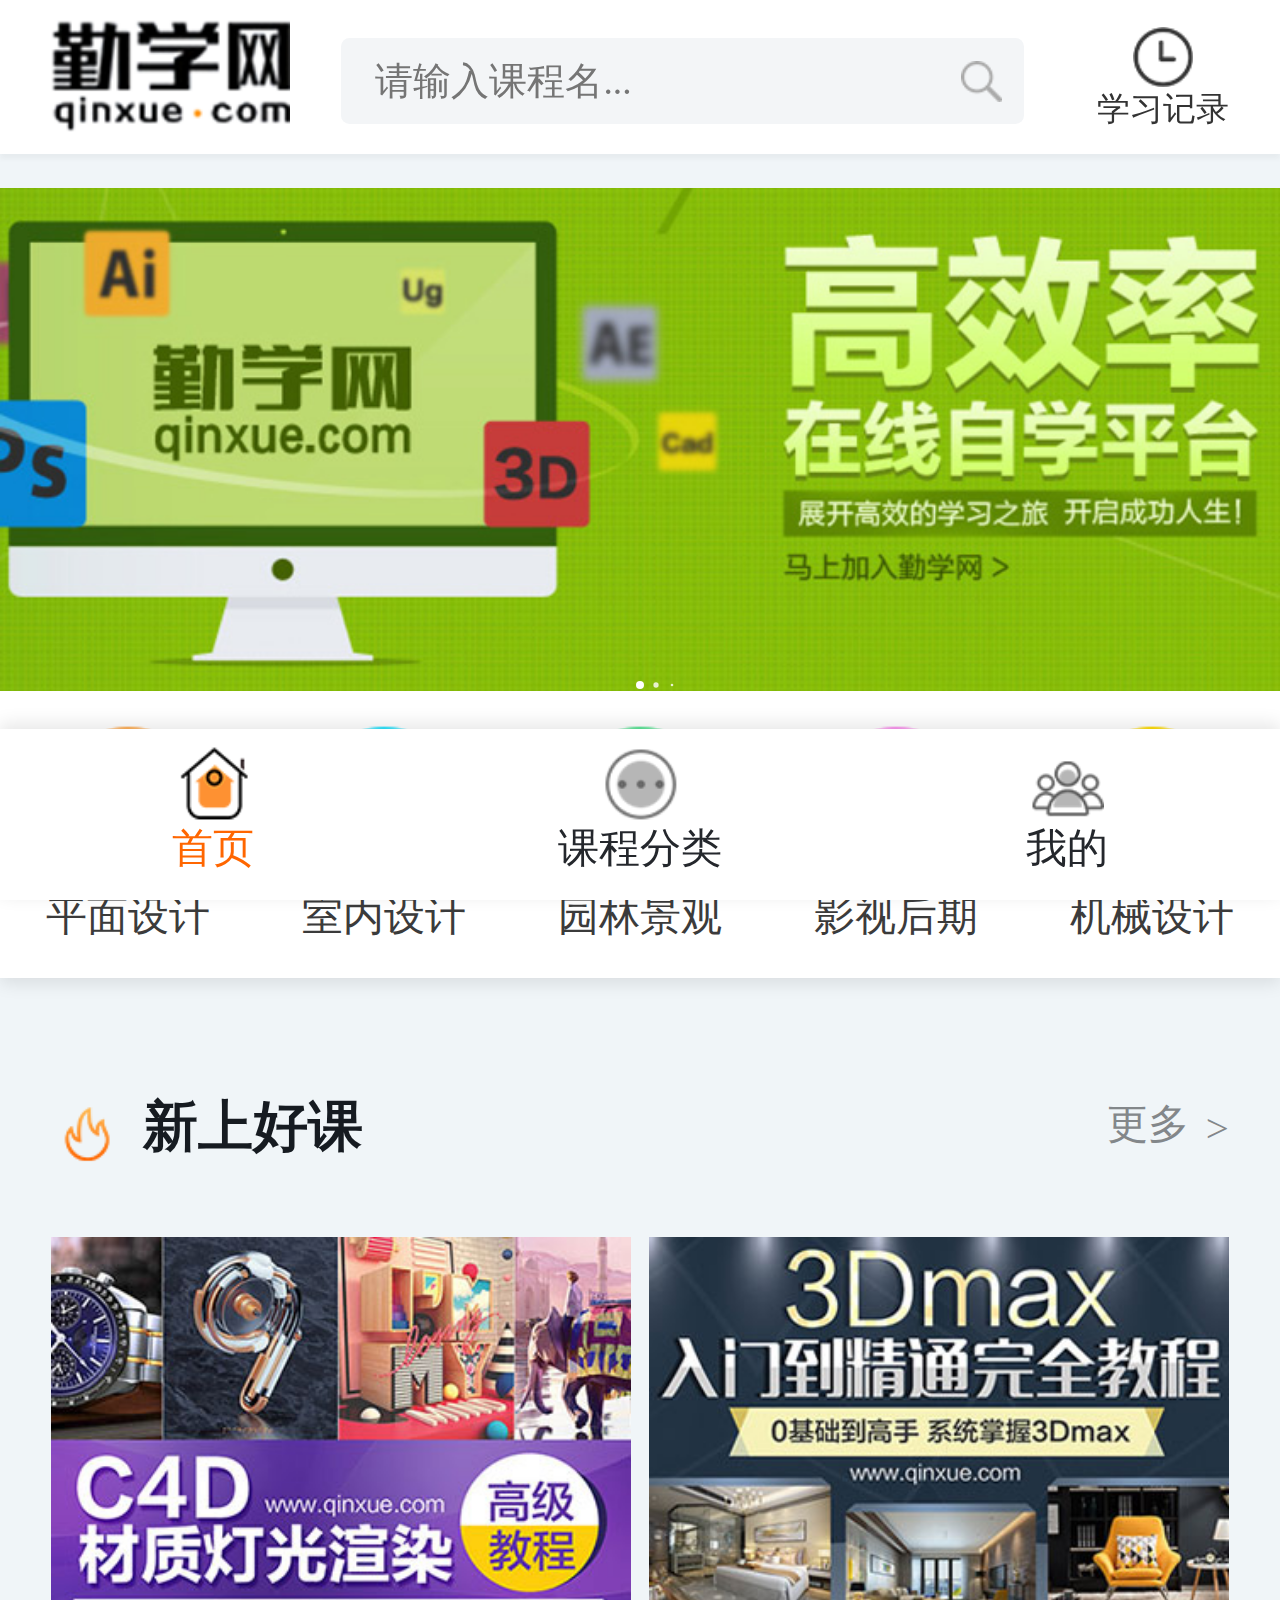
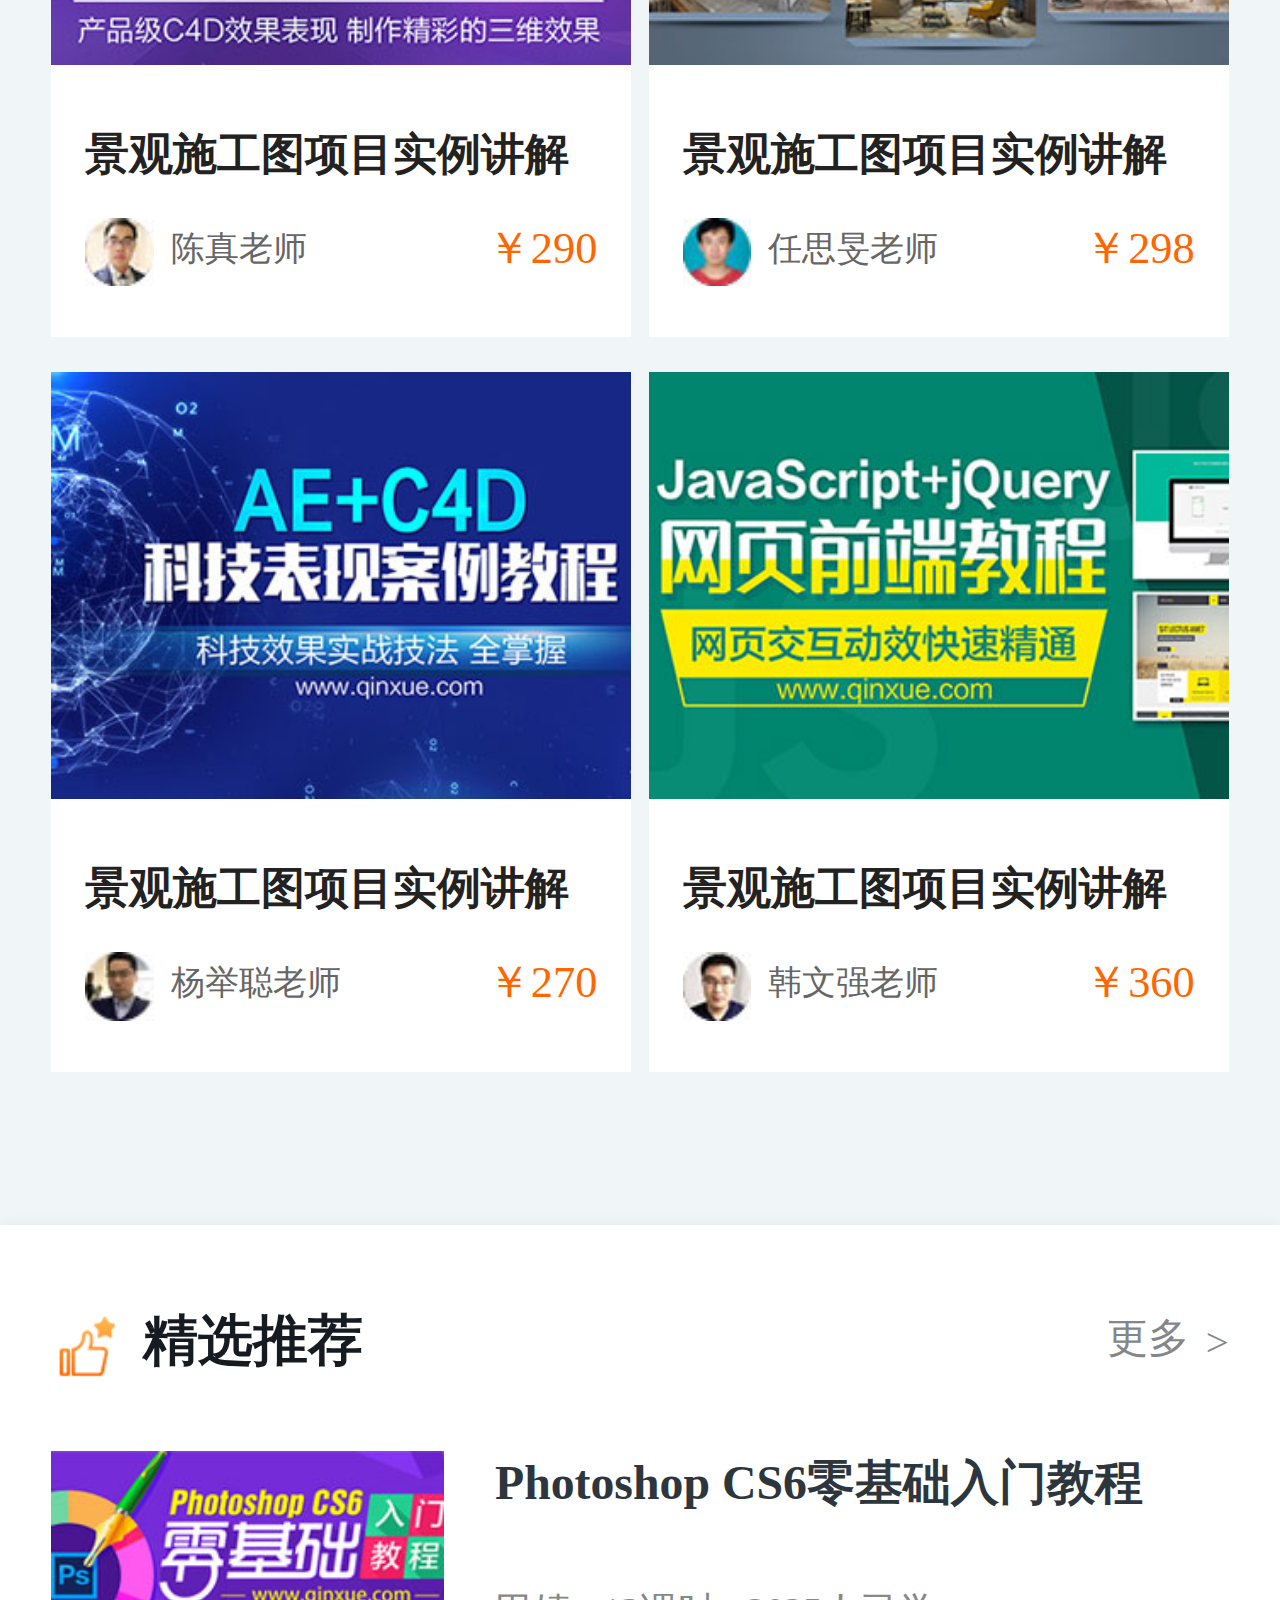
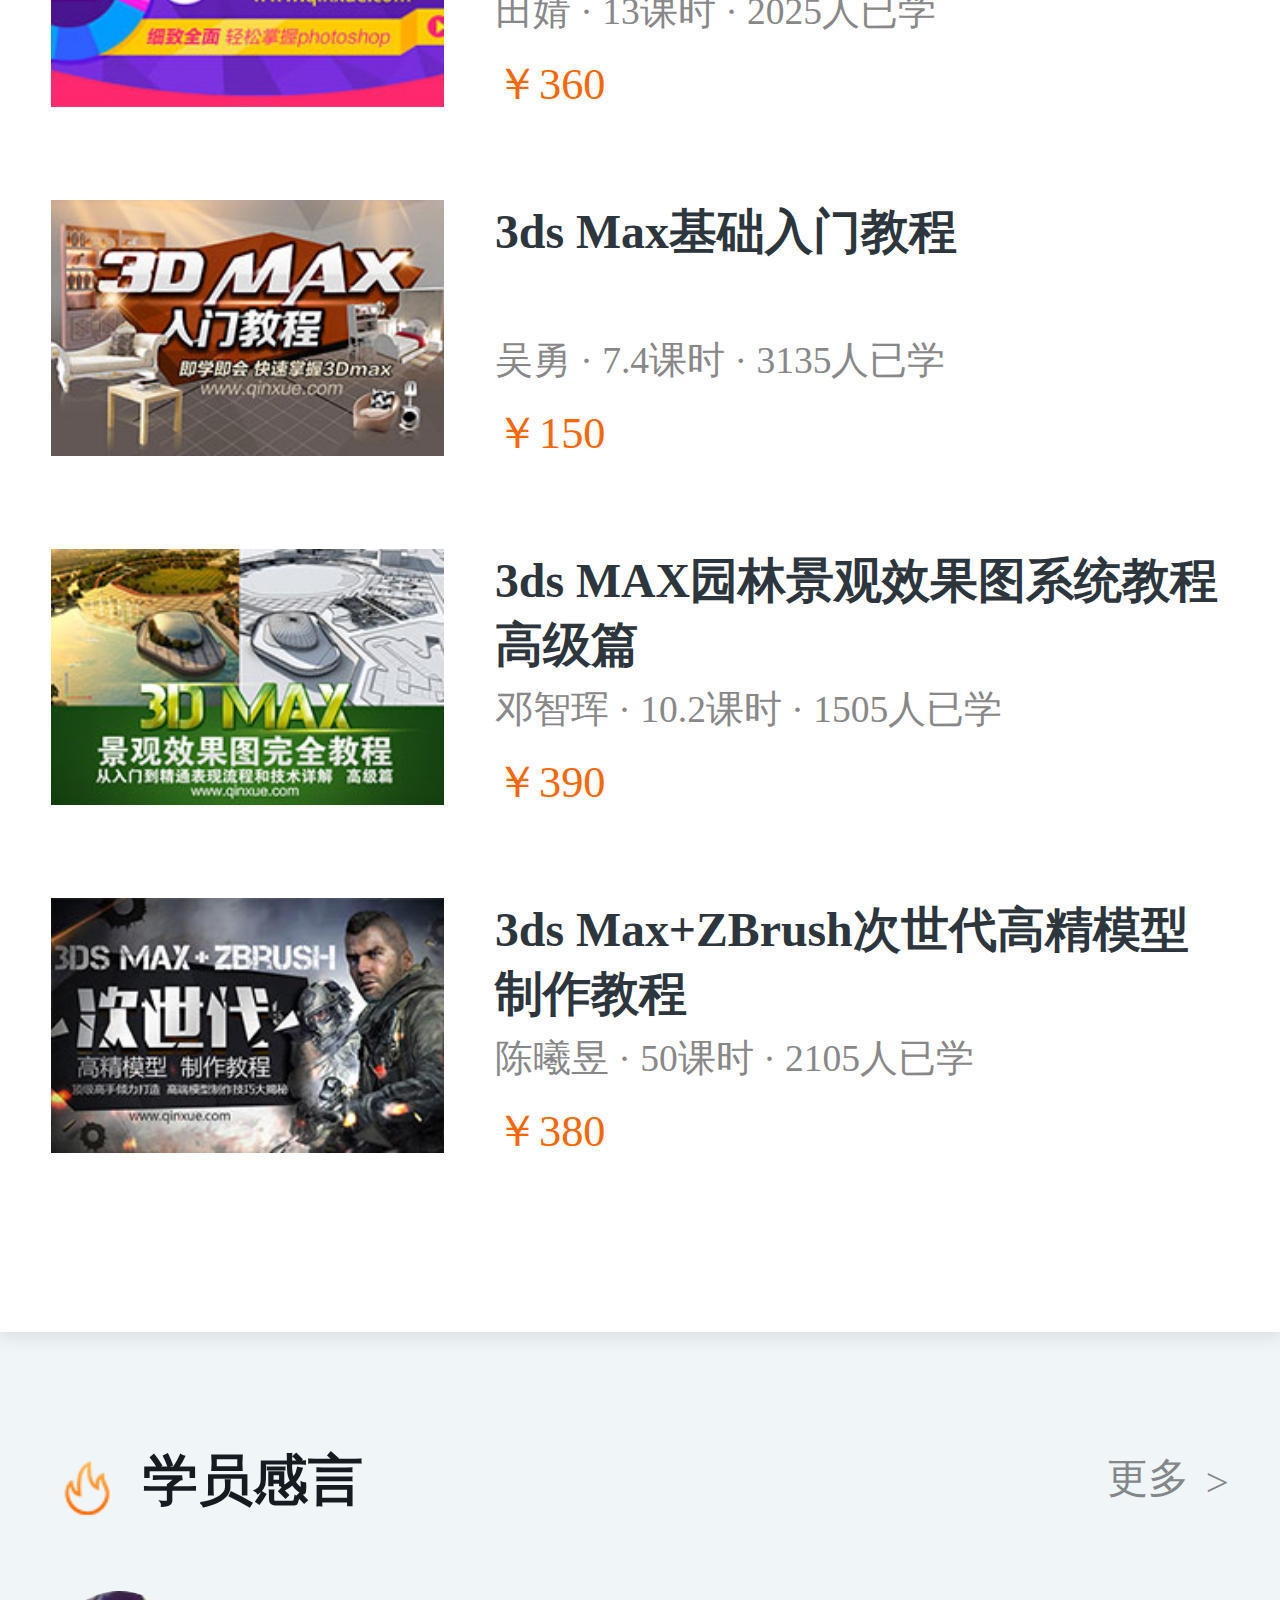
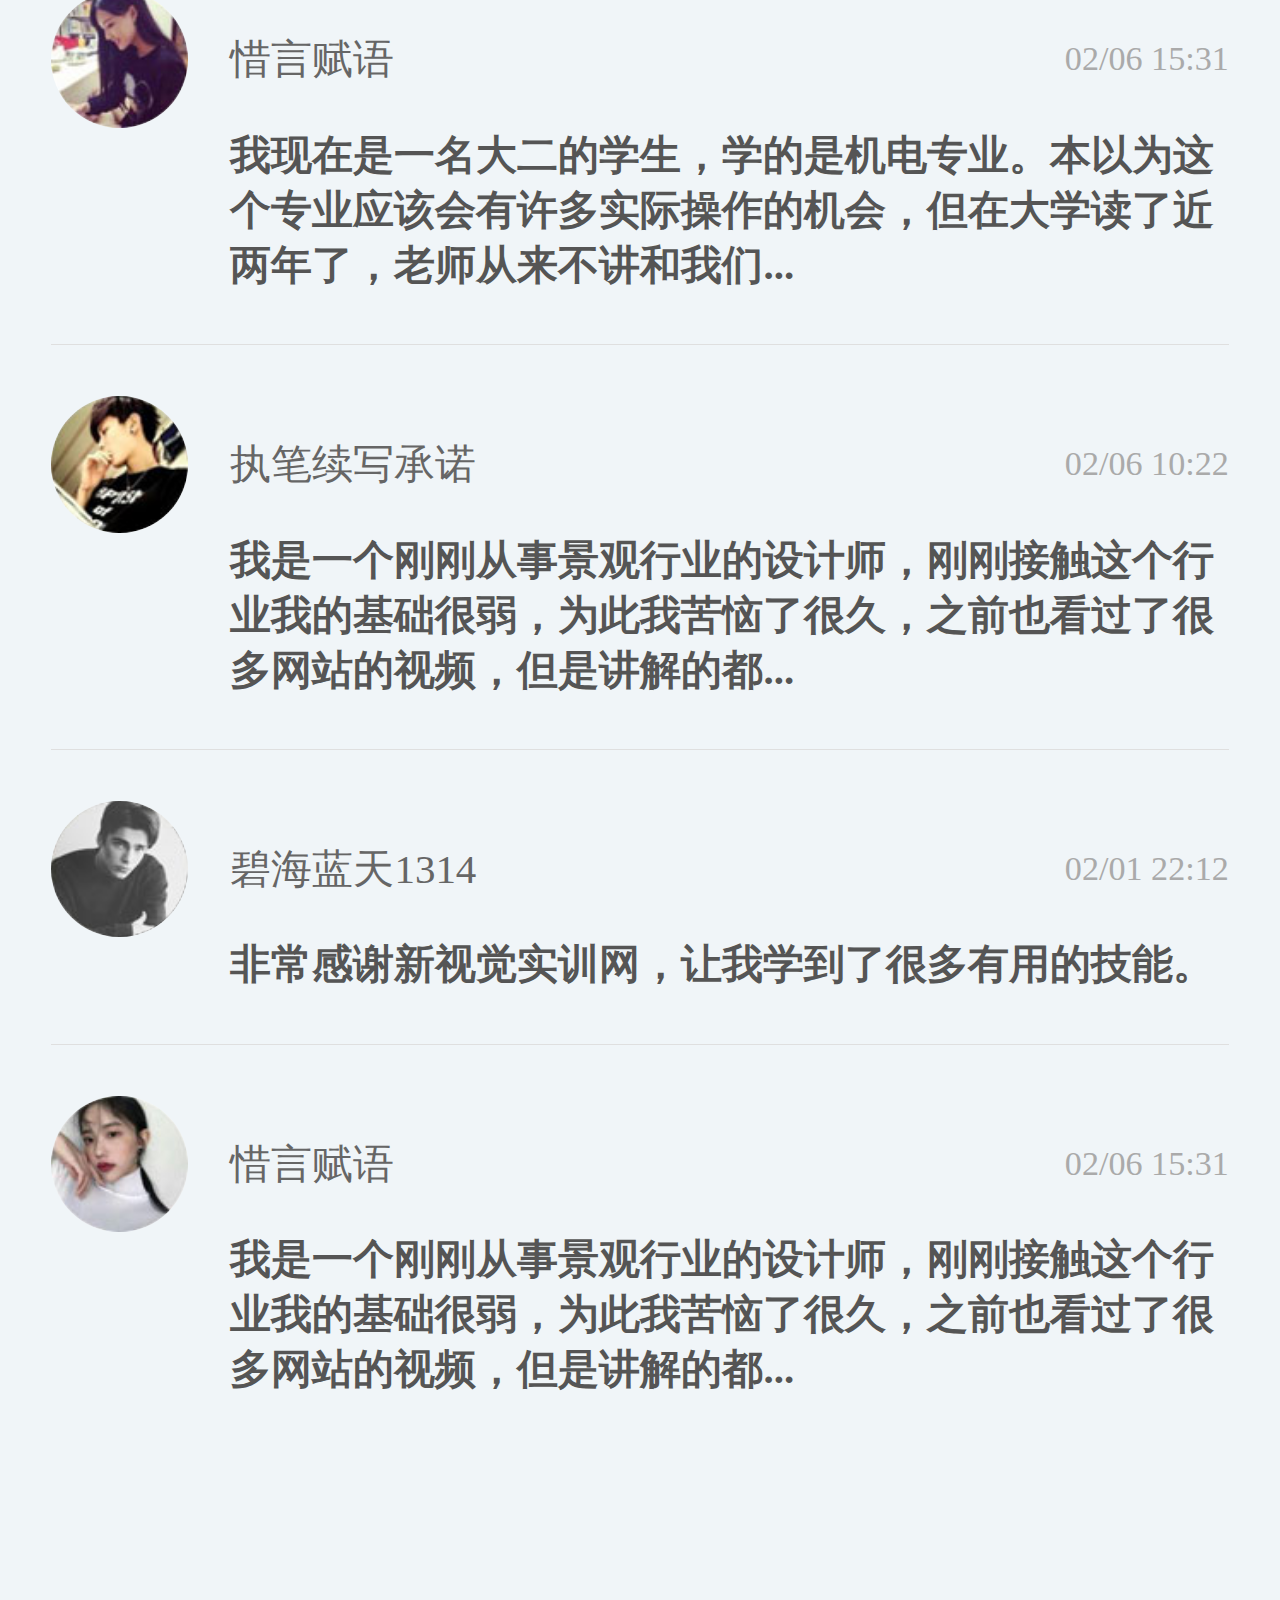
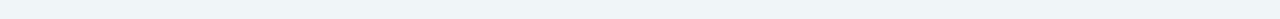
<file: index.html>
<!doctype html>
<html>
<head>
<meta charset="utf-8">
<meta name="viewport" content="width=device-width, initial-scale=1.0, minimum-scale=1.0, user-scalable=no" /> 
<title>新视觉实训</title>
<link rel="stylesheet" href="css/swiper.min.css" />
<link rel="stylesheet" href="css/webstyle.css" />
<script src="js/jquery-1.8.2.min.js"></script>
<script src="js/pubJs.js"></script>
<script src="js/swiper.min.js"></script>
</head>

<body>


<header class="header">
	<a href="#" class="logo"><img src="images/logo.png" alt="" /></a>
    <div class="search">
    	<form>
        	<input type="text" class="keyword" name="keyword" placeholder="请输入课程名..."/>
            <input type="submit" class="btn" value=""/>
        </form>
   	</div>
    <a href="#" class="time">
    	<i class="icon"></i>
        学习记录
    </a>
</header>

<section class="banner">

	<div class="swiper-container">
        <div class="swiper-wrapper">
            <div class="swiper-slide"><img src="images/banner1.jpg" /></div>
            <div class="swiper-slide"><img src="images/banner2.jpg" /></div>
            <div class="swiper-slide"><img src="images/banner3.jpg" /></div>
        </div>
        <!-- 如果需要分页器 -->
        <div class="swiper-pagination"></div>      
        
    </div>
    
</section>
<script>        
  var mySwiper = new Swiper ('.banner .swiper-container', {
    
    loop: true,
    
    // 如果需要分页器
    pagination: {
      el: '.banner .swiper-pagination',
	  dynamicBullets:true
    },
	
	autoplay: {
    	delay: 5000,
    }
    
    
  })        
</script>

<section class="course">
	<a href="#" class="item">
    	<img src="images/kecheng1.png" />
        <span>平面设计</span>
    </a>
    
    <a href="#" class="item">
    	<img src="images/kecheng2.png" />
        <span>室内设计</span>
    </a>
    
    <a href="#" class="item">
    	<img src="images/kecheng3.png" />
        <span>园林景观</span>
    </a>
    
    <a href="#" class="item">
    	<img src="images/kecheng4.png" />
        <span>影视后期</span>
    </a>
    
    <a href="#" class="item">
    	<img src="images/kecheng5.png" />
        <span>机械设计</span>
    </a>
</section>



<section class="news pubCon">
	<div class="pubTitle">
    	<h2>新上好课<a href="#">更多</a></h2>  
    </div>
    
    <ul class="nsList">
        <li>
            <a href="#">
                <div class="pic"><img src="images/news1.jpg" /></div>
                <div class="txt">
                    <h3>景观施工图项目实例讲解</h3>
                    <div class="info">
                        <div class="author"><img src="images/author1.jpg" />陈真老师</div>
                        <div class="price">￥290</div>
                    </div>
                </div>
            </a>
        </li>
        
        <li>
            <a href="#">
                <div class="pic"><img src="images/news2.jpg" /></div>
                <div class="txt">
                    <h3>景观施工图项目实例讲解</h3>
                    <div class="info">
                        <div class="author"><img src="images/author2.jpg" />任思旻老师</div>
                        <div class="price">￥298</div>
                    </div>
                </div>
            </a>
        </li>
        
        
        <li>
            <a href="#">
                <div class="pic"><img src="images/news3.jpg" /></div>
                <div class="txt">
                    <h3>景观施工图项目实例讲解</h3>
                    <div class="info">
                        <div class="author"><img src="images/author3.jpg" />杨举聪老师</div>
                        <div class="price">￥270</div>
                    </div>
                </div>
            </a>
        </li>
        
        <li>
            <a href="#">
                <div class="pic"><img src="images/news4.jpg" /></div>
                <div class="txt">
                    <h3>景观施工图项目实例讲解</h3>
                    <div class="info">
                        <div class="author"><img src="images/author4.jpg" />韩文强老师</div>
                        <div class="price">￥360</div>
                    </div>
                </div>
            </a>
        </li>
    </ul>     
    
</section>



<section class="selected pubCon">
	<div class="pubTitle">
    	<h2>精选推荐<a href="#">更多</a></h2>
    </div>
    
    <ul class="seList">
    	<li>
        	<a href="#">
            	<div class="pic">
                	<img src="images/selected1.jpg" />
                </div>
                <div class="txt">
                	<h3>Photoshop CS6零基础入门教程</h3>
                    <div class="info">田婧  ·  13课时  ·  2025人已学</div>
                    <div class="price">￥360</div>
                </div>
            </a>
        </li>
        
        <li>
        	<a href="#">
            	<div class="pic">
                	<img src="images/selected2.jpg" />
                </div>
                <div class="txt">
                	<h3>3ds Max基础入门教程</h3>
                    <div class="info">吴勇  ·  7.4课时  ·  3135人已学</div>
                    <div class="price">￥150</div>
                </div>
            </a>
        </li>
        
        
        <li>
        	<a href="#">
            	<div class="pic">
                	<img src="images/selected3.jpg" />
                </div>
                <div class="txt">
                	<h3>3ds MAX园林景观效果图系统教程高级篇</h3>
                    <div class="info">邓智珲  ·  10.2课时  ·  1505人已学</div>
                    <div class="price">￥390</div>
                </div>
            </a>
        </li>
        
        
        <li>
        	<a href="#">
            	<div class="pic">
                	<img src="images/selected4.jpg" />
                </div>
                <div class="txt">
                	<h3>3ds Max+ZBrush次世代高精模型制作教程</h3>
                    <div class="info">陈曦昱  ·  50课时  ·  2105人已学</div>
                    <div class="price">￥380</div>
                </div>
            </a>
        </li>
    </ul>
</section>


<section class="student pubCon">
	<div class="pubTitle">
    	<h2>学员感言<a href="#">更多</a></h2>
    </div>
    <ul class="stuList">
    	<li>
        	<a href="#">
            	<dl>
                	<dt>
                    	<img src="images/stu1.jpg" />
                    </dt>
                    <dd>
                    	<h4>惜言赋语<span>02/06 15:31</span></h4>
                        <p>我现在是一名大二的学生，学的是机电专业。本以为这个专业应该会有许多实际操作的机会，但在大学读了近两年了，老师从来不讲和我们...</p>
                    </dd>
                </dl>
            </a>
        </li>
        
        
        <li>
        	<a href="#">
            	<dl>
                	<dt>
                    	<img src="images/stu2.jpg" />
                    </dt>
                    <dd>
                    	<h4>执笔续写承诺<span>02/06 10:22</span></h4>
                        <p>我是一个刚刚从事景观行业的设计师，刚刚接触这个行业我的基础很弱，为此我苦恼了很久，之前也看过了很多网站的视频，但是讲解的都...</p>
                    </dd>
                </dl>
            </a>
        </li>
        
        
        <li>
        	<a href="#">
            	<dl>
                	<dt>
                    	<img src="images/stu3.jpg" />
                    </dt>
                    <dd>
                    	<h4>碧海蓝天1314   <span>02/01 22:12</span></h4>
                        <p>非常感谢新视觉实训网，让我学到了很多有用的技能。</p>
                    </dd>
                </dl>
            </a>
        </li>
        
        
        <li>
        	<a href="#">
            	<dl>
                	<dt>
                    	<img src="images/stu4.jpg" />
                    </dt>
                    <dd>
                    	<h4>惜言赋语<span>02/06 15:31</span></h4>
                        <p>我是一个刚刚从事景观行业的设计师，刚刚接触这个行业我的基础很弱，为此我苦恼了很久，之前也看过了很多网站的视频，但是讲解的都...</p>
                    </dd>
                </dl>
            </a>
        </li>
    </ul>
    
    
    
    <ul class="perList">
    
    
    </ul>
    
    
    
    
    
</section>












<nav class="ftNav">
	<ul>
    	<li class="active">
        	<a href="index.html">
            	<i></i>
                <span>首页</span>
            </a>
        </li>
        
        <li>
        	<a href="course.html">
            	<i></i>
                <span>课程分类</span>
            </a>
        </li>
        
        
        <li>
        	<a href="personal.html">
            	<i></i>
                <span>我的</span>
            </a>
        </li>
    </ul>
</nav>



</body>
</html>
</file>
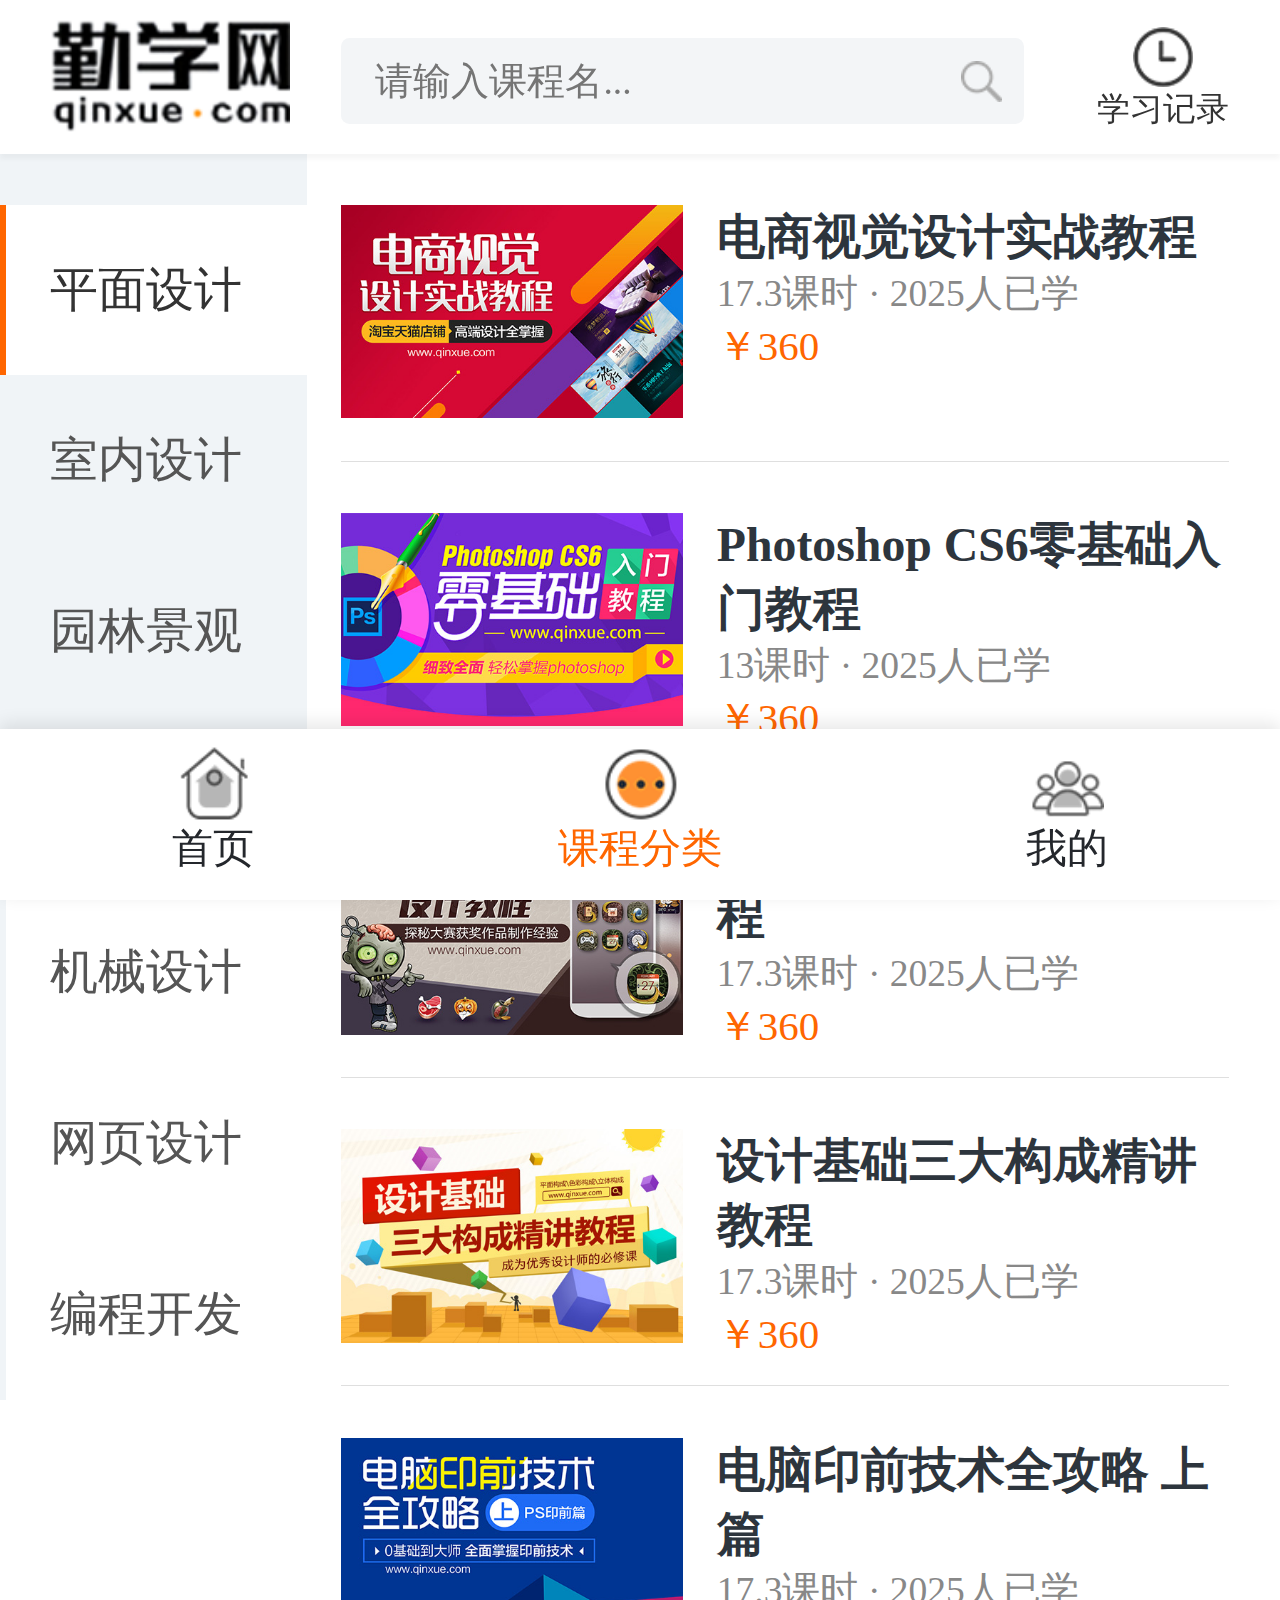
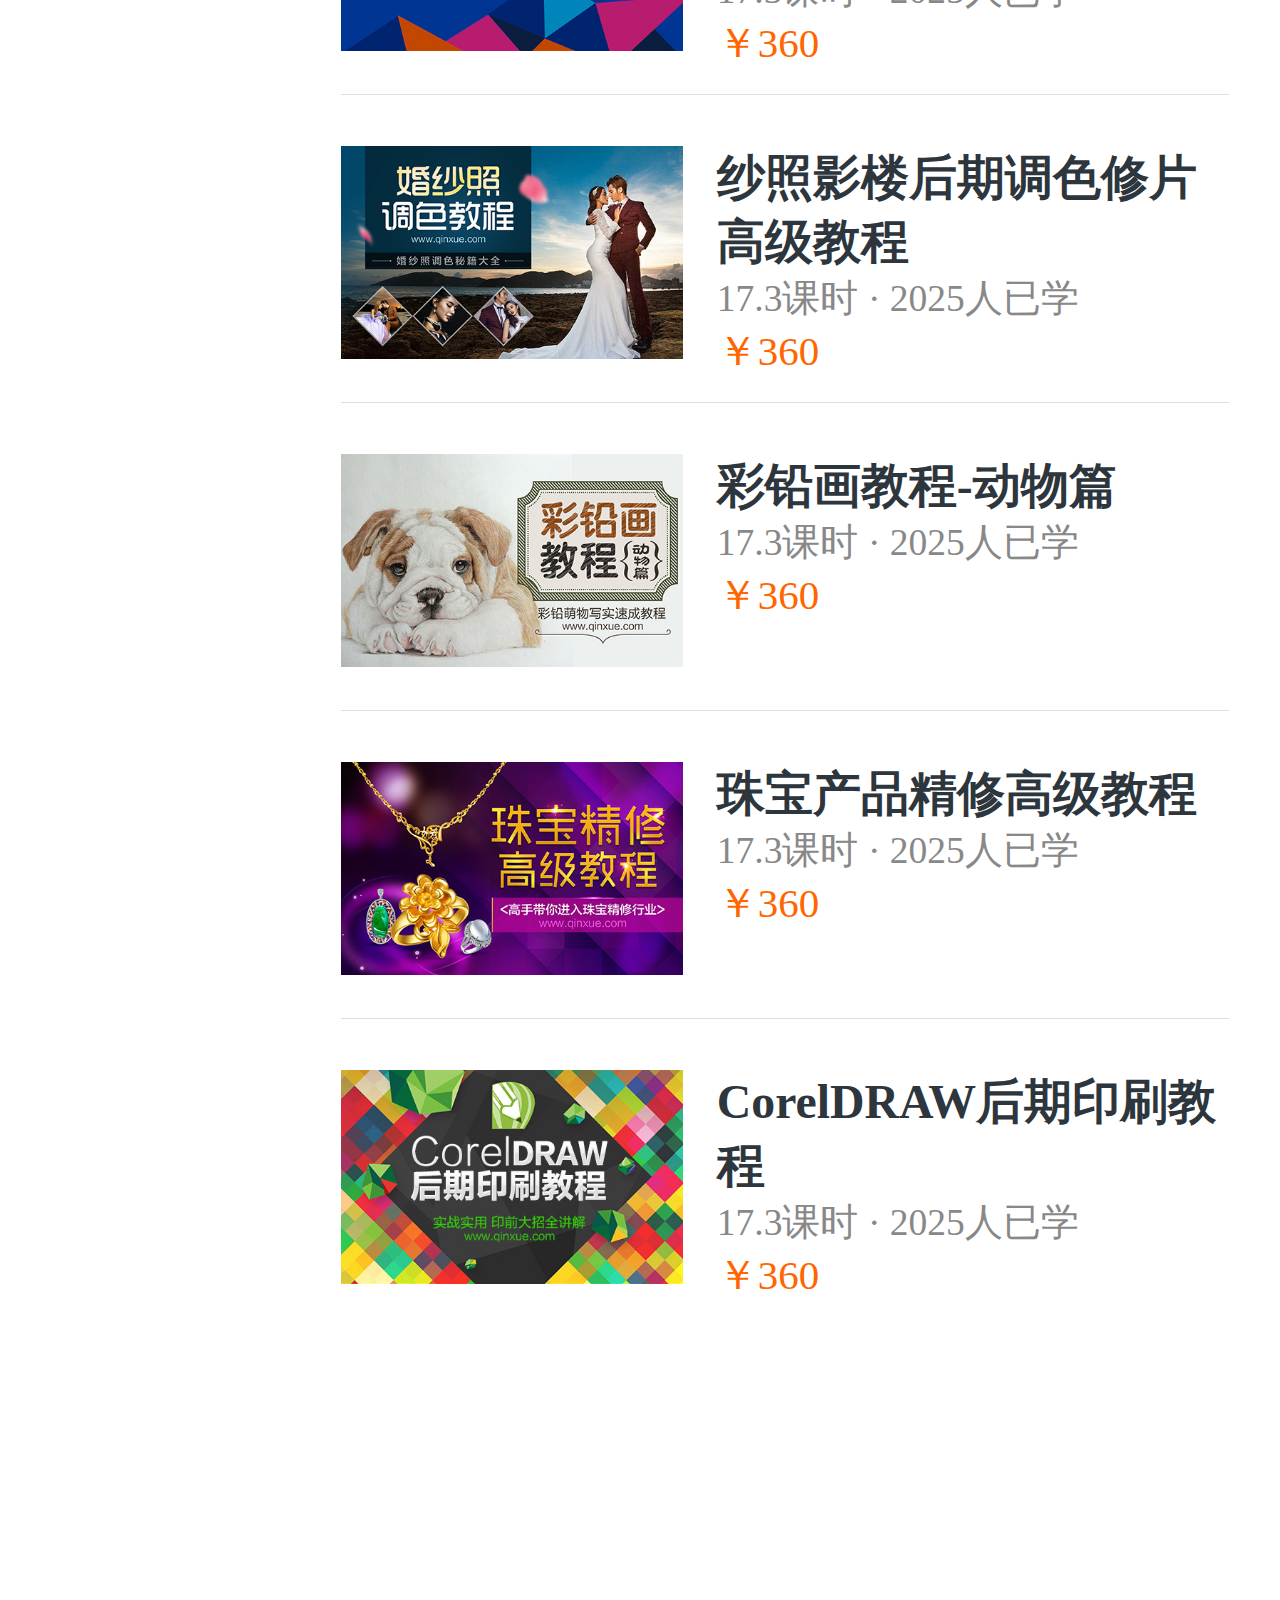
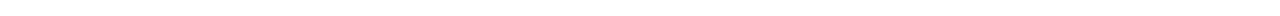
<file: course.html>
<!doctype html>
<html>
<head>
<meta charset="utf-8">
<meta name="viewport" content="width=device-width, initial-scale=1.0, minimum-scale=1.0, user-scalable=no" /> 
<link rel="stylesheet" href="css/webstyle.css" />
<script src="js/jquery-1.8.2.min.js"></script>
<script src="js/pubJs.js"></script>
<title>全部课程分类</title>
</head>

<body style="background:#fff;">
<header class="header">
	<a href="#" class="logo"><img src="images/logo.png" alt="" /></a>
    <div class="search">
    	<form>
        	<input type="text" class="keyword" name="keyword" placeholder="请输入课程名..."/>
            <input type="submit" class="btn" value=""/>
        </form>
   	</div>
    <a href="#" class="time">
    	<i class="icon"></i>
        学习记录
    </a>
</header>




<section class="couMain">
	<div class="mnLeft">
    	<a href="#" class="item active">平面设计</a>
        <a href="#" class="item">室内设计</a>
        <a href="#" class="item">园林景观</a>
        <a href="#" class="item">影视后期</a>
        <a href="#" class="item">机械设计</a>
        <a href="#" class="item">网页设计</a>
        <a href="#" class="item">编程开发</a>        
    </div>
    <div class="mnRight">
    	<ul class="couList couList1">
        
            <li>
                <a href="#">
                    <div class="pic">
                        <img src="images/pingmian1.jpg" />
                    </div>
                    <div class="txt">
                        <h3>电商视觉设计实战教程</h3>
                        <div class="info">17.3课时  ·  2025人已学</div>
                        <div class="price">￥360</div>
                    </div>
                </a>
            </li>
            
            
            <li>
                <a href="#">
                    <div class="pic">
                        <img src="images/pingmian2.jpg" />
                    </div>
                    <div class="txt">
                        <h3>Photoshop CS6零基础入门教程</h3>
                        <div class="info">13课时  ·  2025人已学</div>
                        <div class="price">￥360</div>
                    </div>
                </a>
            </li>
            
            
            
			<li>
                <a href="#">
                    <div class="pic">
                        <img src="images/pingmian3.jpg" />
                    </div>
                    <div class="txt">
                        <h3>UI主题图标设计案例教程</h3>
                        <div class="info">17.3课时  ·  2025人已学</div>
                        <div class="price">￥360</div>
                    </div>
                </a>
            </li>         
         
            
            
            <li>
                <a href="#">
                    <div class="pic">
                        <img src="images/pingmian4.jpg" />
                    </div>
                    <div class="txt">
                        <h3>设计基础三大构成精讲教程</h3>
                        <div class="info">17.3课时  ·  2025人已学</div>
                        <div class="price">￥360</div>
                    </div>
                </a>
            </li> 
            
            
            
            <li>
                <a href="#">
                    <div class="pic">
                        <img src="images/pingmian5.jpg" />
                    </div>
                    <div class="txt">
                        <h3>电脑印前技术全攻略 上篇</h3>
                        <div class="info">17.3课时  ·  2025人已学</div>
                        <div class="price">￥360</div>
                    </div>
                </a>
            </li> 
            
            
            
            <li>
                <a href="#">
                    <div class="pic">
                        <img src="images/pingmian6.jpg" />
                    </div>
                    <div class="txt">
                        <h3>纱照影楼后期调色修片高级教程</h3>
                        <div class="info">17.3课时  ·  2025人已学</div>
                        <div class="price">￥360</div>
                    </div>
                </a>
            </li> 
            
            
            <li>
                <a href="#">
                    <div class="pic">
                        <img src="images/pingmian7.jpg" />
                    </div>
                    <div class="txt">
                        <h3>彩铅画教程-动物篇</h3>
                        <div class="info">17.3课时  ·  2025人已学</div>
                        <div class="price">￥360</div>
                    </div>
                </a>
            </li> 
            
            
            <li>
                <a href="#">
                    <div class="pic">
                        <img src="images/pingmian8.jpg" />
                    </div>
                    <div class="txt">
                        <h3>珠宝产品精修高级教程</h3>
                        <div class="info">17.3课时  ·  2025人已学</div>
                        <div class="price">￥360</div>
                    </div>
                </a>
            </li> 
            
            
            <li>
                <a href="#">
                    <div class="pic">
                        <img src="images/pingmian9.jpg" />
                    </div>
                    <div class="txt">
                        <h3>CorelDRAW后期印刷教程</h3>
                        <div class="info">17.3课时  ·  2025人已学</div>
                        <div class="price">￥360</div>
                    </div>
                </a>
            </li> 
            
        </ul>
        
        
        
        
        
        <ul class="couList couList2">
        
            <li>
                <a href="#">
                    <div class="pic">
                        <img src="images/shinei1.jpg" />
                    </div>
                    <div class="txt">
                        <h3>3ds Max入门到精通完全教程</h3>
                        <div class="info">17.3课时  ·  2025人已学</div>
                        <div class="price">￥360</div>
                    </div>
                </a>
            </li>
            
            
            <li>
                <a href="#">
                    <div class="pic">
                        <img src="images/shinei2.jpg" />
                    </div>
                    <div class="txt">
                        <h3>3ds Max 全景效果图教程</h3>
                        <div class="info">13课时  ·  2025人已学</div>
                        <div class="price">￥360</div>
                    </div>
                </a>
            </li>
      
            
        </ul>
        
        
        
        
        <ul class="couList couList3">
        
            <li>
                <a href="#">
                    <div class="pic">
                        <img src="images/yuanlin1.jpg" />
                    </div>
                    <div class="txt">
                        <h3>园林景观设计手绘表现教程 进阶篇</h3>
                        <div class="info">17.3课时  ·  2025人已学</div>
                        <div class="price">￥360</div>
                    </div>
                </a>
            </li>
            
            
            <li>
                <a href="#">
                    <div class="pic">
                        <img src="images/shinei2.jpg" />
                    </div>
                    <div class="txt">
                        <h3>AutoCAD 园林景观全面教程 高级篇（上）</h3>
                        <div class="info">13课时  ·  2025人已学</div>
                        <div class="price">￥360</div>
                    </div>
                </a>
            </li>
            
            <li>
                <a href="#">
                    <div class="pic">
                        <img src="images/yuanlin3.jpg" />
                    </div>
                    <div class="txt">
                        <h3>Lumion景观效果图及景观动画教程</h3>
                        <div class="info">13课时  ·  2025人已学</div>
                        <div class="price">￥360</div>
                    </div>
                </a>
            </li>
            
            <li>
                <a href="#">
                    <div class="pic">
                        <img src="images/yuanlin4.jpg" />
                    </div>
                    <div class="txt">
                        <h3>园林景观施工图绘制-天正建筑实战案例精解</h3>
                        <div class="info">13课时  ·  2025人已学</div>
                        <div class="price">￥360</div>
                    </div>
                </a>
            </li>
            
               
         
            
        </ul>
        
        
        
        
        
        
        
        <ul class="couList couList4">
        
            <li>
                <a href="#">
                    <div class="pic">
                        <img src="images/yingshi1.jpg" />
                    </div>
                    <div class="txt">
                        <h3>AE+C4D电视栏目包装全解析</h3>
                        <div class="info">17.3课时  ·  2025人已学</div>
                        <div class="price">￥360</div>
                    </div>
                </a>
            </li>
            
            
            <li>
                <a href="#">
                    <div class="pic">
                        <img src="images/yingshi2.jpg" />
                    </div>
                    <div class="txt">
                        <h3>Maya入门到精通教程</h3>
                        <div class="info">13课时  ·  2025人已学</div>
                        <div class="price">￥360</div>
                    </div>
                </a>
            </li>
            
            <li>
                <a href="#">
                    <div class="pic">
                        <img src="images/yingshi3.jpg" />
                    </div>
                    <div class="txt">
                        <h3>CINEMA 4D基础入门到精通教程</h3>
                        <div class="info">13课时  ·  2025人已学</div>
                        <div class="price">￥360</div>
                    </div>
                </a>
            </li>
            
            <li>
                <a href="#">
                    <div class="pic">
                        <img src="images/yingshi4.jpg" />
                    </div>
                    <div class="txt">
                        <h3>AE零基础中文入门教程</h3>
                        <div class="info">13课时  ·  2025人已学</div>
                        <div class="price">￥360</div>
                    </div>
                </a>
            </li>
            
            
            
            <li>
                <a href="#">
                    <div class="pic">
                        <img src="images/yingshi5.jpg" />
                    </div>
                    <div class="txt">
                        <h3>Adobe Premiere Pro CS6入门到精通教程</h3>
                        <div class="info">13课时  ·  2025人已学</div>
                        <div class="price">￥360</div>
                    </div>
                </a>
            </li>
            
               
         
            
        </ul>
        
        
        
        
        
        
        <ul class="couList couList4">
        
            <li>
                <a href="#">
                    <div class="pic">
                        <img src="images/jixie1.jpg" />
                    </div>
                    <div class="txt">
                        <h3>Pro/E曲面应用提升及运动仿真和布线教程</h3>
                        <div class="info">17.3课时  ·  2025人已学</div>
                        <div class="price">￥360</div>
                    </div>
                </a>
            </li>
            
            
            <li>
                <a href="#">
                    <div class="pic">
                        <img src="images/jixie2.jpg" />
                    </div>
                    <div class="txt">
                        <h3>Moldflow模流分析与工程应用教程</h3>
                        <div class="info">13课时  ·  2025人已学</div>
                        <div class="price">￥360</div>
                    </div>
                </a>
            </li>
            
            <li>
                <a href="#">
                    <div class="pic">
                        <img src="images/jixie3.jpg" />
                    </div>
                    <div class="txt">
                        <h3>UG塑胶模具设计教程与实战经验分享</h3>
                        <div class="info">13课时  ·  2025人已学</div>
                        <div class="price">￥360</div>
                    </div>
                </a>
            </li>
            
          
            
            
         
               
         
            
        </ul>
    </div>
	
</section>


<script>


//课程分类
$(".couList").first().show();

$(".mnLeft a").click(function(){
	var couIdx=$(this).index();
	$(".couList").eq(couIdx).show().siblings().hide();
	$(this).addClass("active").siblings().removeClass("active");

})




</script>


<nav class="ftNav">
	<ul>
    	<li class="active">
        	<a href="index.html">
            	<i></i>
                <span>首页</span>
            </a>
        </li>
        
        <li>
        	<a href="course.html">
            	<i></i>
                <span>课程分类</span>
            </a>
        </li>
        
        
        <li>
        	<a href="personal.html">
            	<i></i>
                <span>我的</span>
            </a>
        </li>
    </ul>
</nav>



</body>
</html>
</file>
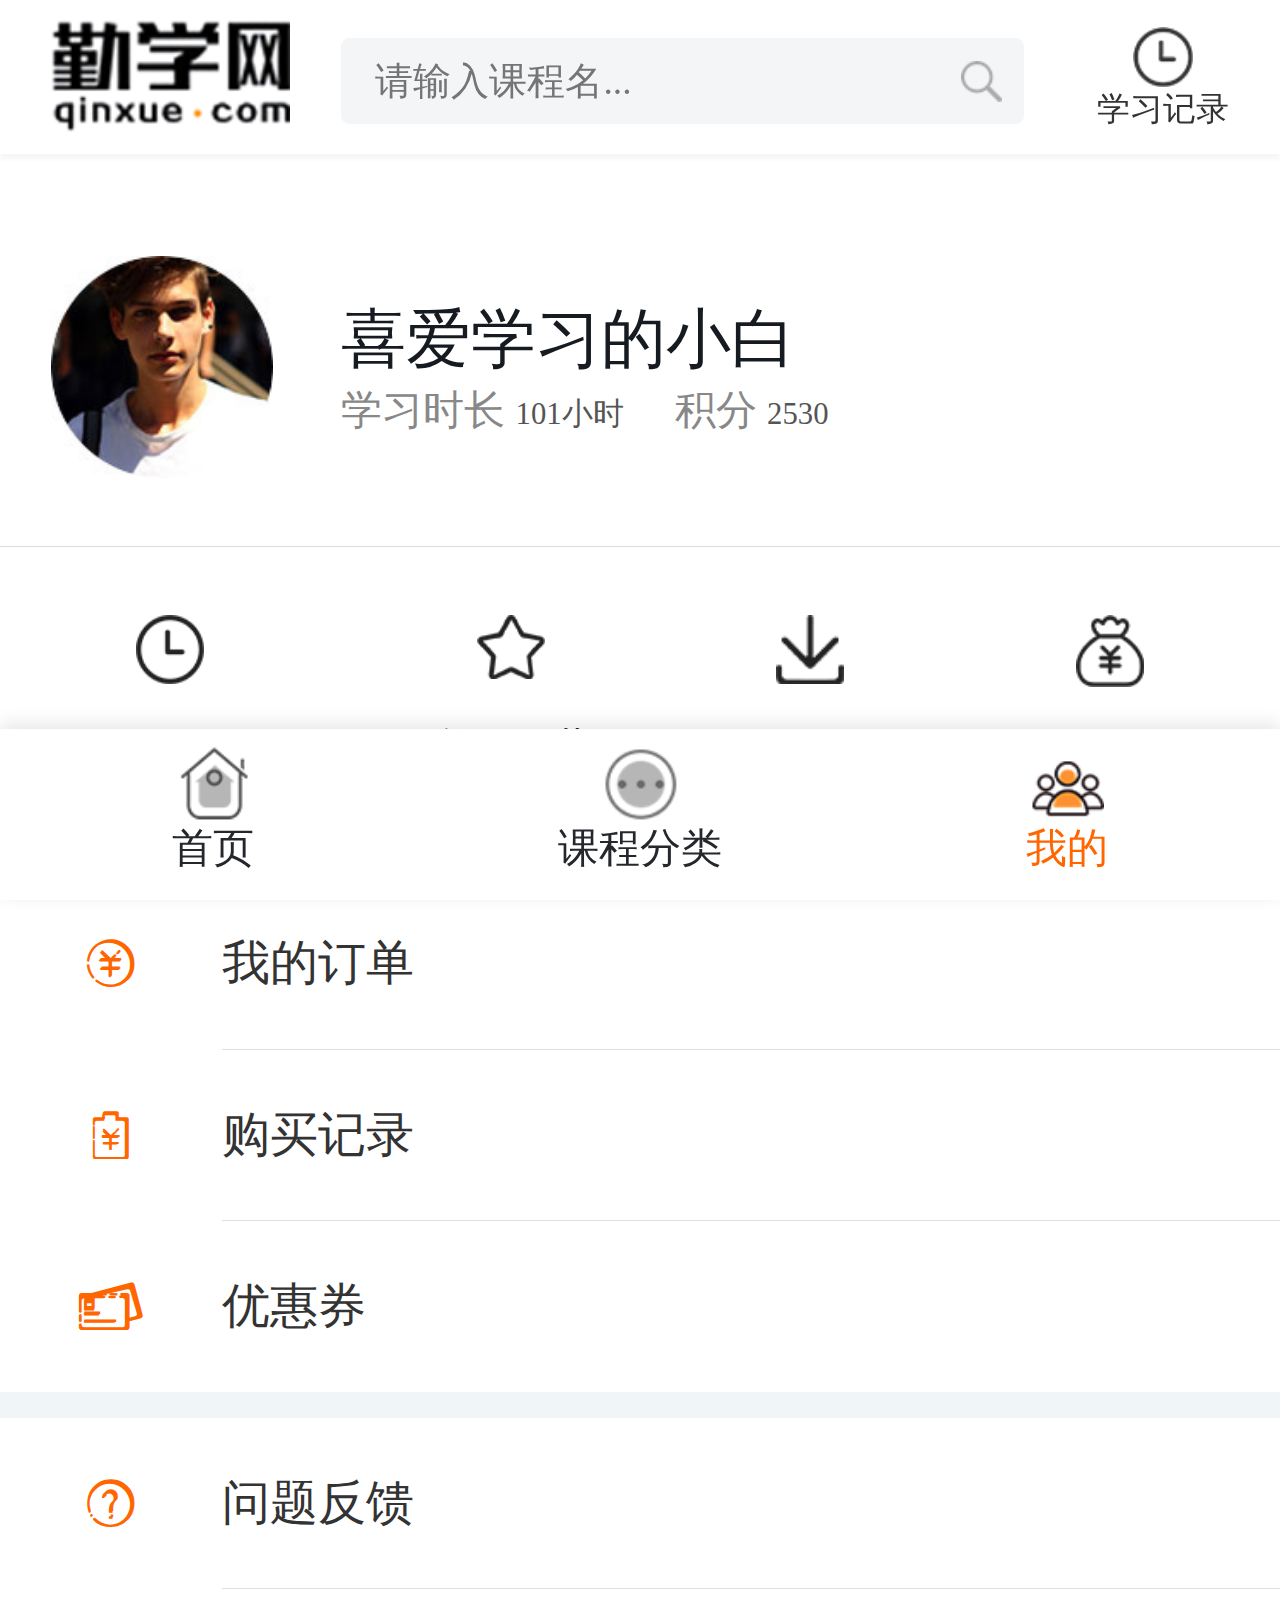
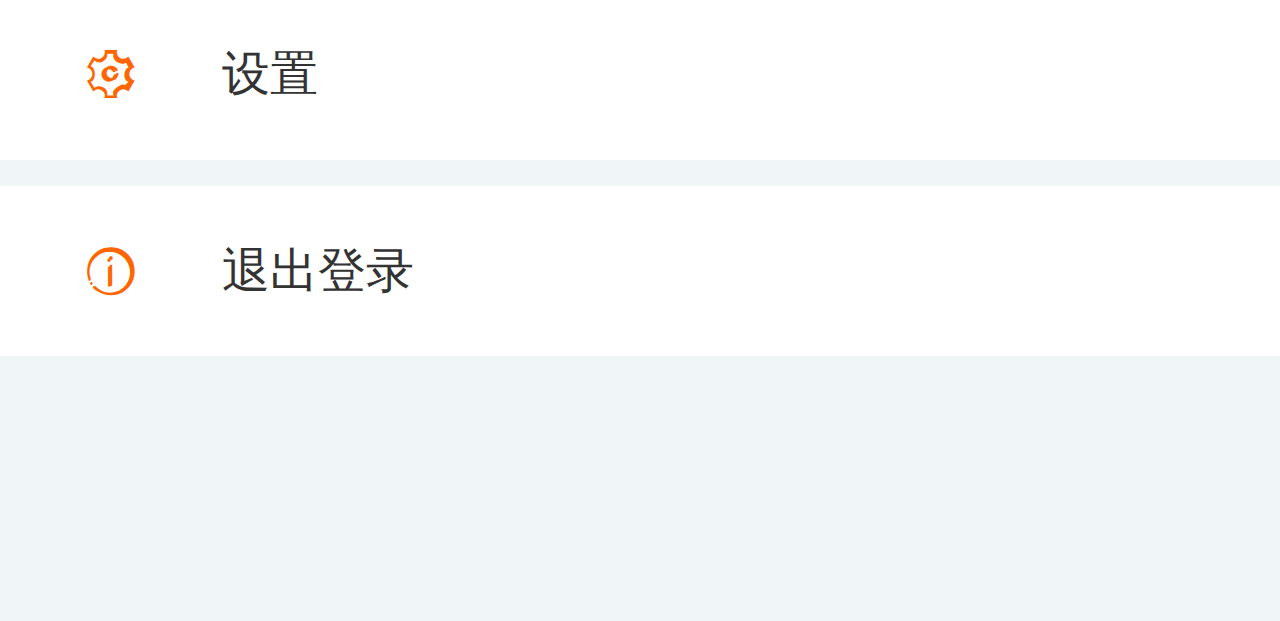
<file: personal.html>
<!DOCTYPE html PUBLIC "-//W3C//DTD XHTML 1.0 Transitional//EN" "http://www.w3.org/TR/xhtml1/DTD/xhtml1-transitional.dtd">
<html xmlns="http://www.w3.org/1999/xhtml">
<head>
<meta http-equiv="Content-Type" content="text/html; charset=utf-8" />
<meta name="viewport" content="width=device-width, initial-scale=1.0, minimum-scale=1.0, user-scalable=no" /> 
<link rel="stylesheet" href="css/webstyle.css" />
<link rel="stylesheet" href="css/iconfont.css" />
<script src="js/jquery-1.8.2.min.js"></script>
<script src="js/pubJs.js"></script>
<title>个人中心</title>

</head>

<body>
<header class="header">
	<a href="#" class="logo"><img src="images/logo.png" alt="" /></a>
    <div class="search">
    	<form>
        	<input type="text" class="keyword" name="keyword" placeholder="请输入课程名..."/>
            <input type="submit" class="btn" value=""/>
        </form>
   	</div>
    <a href="#" class="time">
    	<i class="icon"></i>
        学习记录
    </a>
</header>



<section class="perMain">
	<div class="perUser">
    	<dl>
        	<dt>
            	<a href="#"><img src="images/myPic.jpg" /></a>
            </dt>
            <dd>
            	<a href="#">
            		<h5>喜爱学习的小白</h5>
                	<p>学习时长 <span>101小时</span>&nbsp;&nbsp;&nbsp;&nbsp;&nbsp;积分 <span>2530</span></p>
                </a>
            </dd>
        </dl>
    </div>
    
    
    
    <ul class="perInfo">
    
    	<li>
        	<a  href="#">
            	<i><img src="images/prePic1.png" /></i>
                <p>学习记录</p>
            </a>
        </li>
        
        <li>
        	<a  href="#">
            	<i><img src="images/prePic2.png" /></i>
                <p>我的收藏</p>
            </a>
        </li>
        
        <li>
        	<a  href="#">
            	<i><img src="images/prePic3.png" /></i>
                <p>离线</p>
            </a>
        </li>
        
        <li>
        	<a  href="#">
            	<i><img src="images/prePic4.png" /></i>
                <p>账户余额</p>
            </a>
        </li>
    </ul>
    
    
    
    <ul class="perList">
    	<li>
        	<a href="#">
            	<i class="iconfont icon-yue"></i>
                <p>我的订单</p>
            </a>
        </li>
        
        <li>
        	<a href="#">
            	<i class="iconfont icon-feiyongjilu"></i>
                <p>购买记录</p>
            </a>
        </li>
        
        
        <li>
        	<a href="#">
            	<i class="iconfont icon-jiuzhenqia"></i>
                <p>优惠券</p>
            </a>
        </li>
    </ul>



	<ul class="perList">
    	<li>
        	<a href="#">
            	<i class="iconfont icon-wentifankui"></i>
                <p>问题反馈</p>
            </a>
        </li>
        
        <li>
        	<a href="#">
            	<i class="iconfont icon-shezhi"></i>
                <p>设置</p>
            </a>
        </li>
        
    </ul>
    
    
    <ul class="perList">
    	<li>
        	<a href="#">
            	<i class="iconfont icon-guanyuwomen"></i>
                <p>退出登录</p>
            </a>
        </li>
        
    </ul>
    

    
</section>










<nav class="ftNav">
	<ul>
    	<li class="active">
        	<a href="index.html">
            	<i></i>
                <span>首页</span>
            </a>
        </li>
        
        <li>
        	<a href="course.html">
            	<i></i>
                <span>课程分类</span>
            </a>
        </li>
        
        
        <li>
        	<a href="personal.html">
            	<i></i>
                <span>我的</span>
            </a>
        </li>
    </ul>
</nav>


</body>
</html>
</file>
<file: css/webstyle.css>
@charset "utf-8";
/* CSS Document */
*{ padding:0; margin:0; outline:none; font-size:0.24rem;font-family:"微软雅黑"; outline:none;-webkit-user-select:none;user-select:none;}
a{ text-decoration:none;}
img{ border:none;}
ul,ol{ list-style:none;}



.pubTitle{}
.pubTitle h2{ color:#161b21; font-size:0.4266666666666667rem; line-height:0.4266666666666667rem; margin-bottom:0.5333333333333333rem;}
.pubTitle h2::before{width:0.56rem;height:0.56rem;content:"";display:inline-block;vertical-align:middle; margin-right:0.16rem  ; background:url(../images/titleIcon.png) no-repeat; background-size:cover}

.pubTitle a{ float:right; font-size:0.32rem; color:#83878a; font-weight:400;}
.pubTitle a::after{ content:">"; font-family:"宋体"; margin-left:0.13333rem; vertical-align:middle;}
.pubCon{ padding:0 0.4rem;box-sizing:border-box;}

body{ background:#f0f5f8;}

.header{width:10rem;  height:1.2rem; background:#fff; box-shadow: 0 5px 5px rgba(0,0,0,0.04); padding:0 0.4rem; box-sizing:border-box; position:fixed; z-index:99; top:0; left:0;}
.header .logo{ float:left;width:1.8666666666666667rem ;margin-top:0.16rem ;}
.header .logo img{width:100%; display:block;}
.header .search{
     width:5.333333333333333rem  ;
     float:left;
     position:relative;
	 margin-top:0.3rem;
	 margin-left:0.4rem;
	
}
 .header .keyword{
     width:100%;
     height:0.6666666666666666rem;
     border-radius:0.06666666666666667rem;
     background:#f3f5f7;
     border:none;
	 position:absolute; top:0; left:0;
	 padding:0 0.6rem 0 0.26666666666666666rem;
	 box-sizing:border-box;
	 font-size:0.29333333333333333rem ;
}
 .header .btn{
     width:0.4rem;
     height:0.4rem;
     border:none;
     position:absolute;
     right:0.13333333333333333rem;
     top:0.13333333333333333rem;
	 background:url(../images/search.png) no-repeat center; background-size:80%;
}

.header .time{ font-size:0.26rem; color:#333; float:right} 
.header .icon{width:0.4666666666666667rem;height:0.4666666666666667rem;background:url(../images/time.png) no-repeat center;background-size:contain;display:block; margin:0 auto; margin-top:0.21333333333333335rem ;}


.banner{ width:100%; height:3.933333333333333rem ; margin-top:1.4666666666666666rem ; background:#ccc; overflow:hidden; }
.banner .swiper-slide img{
    width: 100%;
	height:100%;   
}  
.banner .swiper-pagination-bullet {
    width: 8px;
    height: 8px;   
    border-radius: 10px;
    background: #fff;
    opacity: 0.8;
}
.banner .swiper-pagination-bullet-active {
    opacity: 1;	
    background: #fff;
}


.course{ background:#fff; text-align:center; font-size:0; padding:0.26666666666666666rem  0;
  box-shadow:0 0.04rem 0.13333333333333333rem rgba(0,0,0,0.1) }
.course::after{ display:block; content:""; clear:both;}
.course .item{ width:20%; text-align:center; float:left;}
.course img{ width:1.2133333333333334rem;  }
.course span{ display:block; color:#3b3b3b;font-size:0.32rem ;}


.news{ margin:0.9333333333333333rem 0;}
.nsList::after{ display:block; clear:both; content:"";}
.nsList li{ float:left; background:#fff; width:4.533333333333333rem ; margin-bottom:0.26666666666666666rem ;}
.nsList li:nth-child(2n){ float:right;}
.nsList li .pic img{ width:100%;}
.nsList .txt{ padding:0.4rem 0.26666666666666666rem;}
.nsList h3{ font-size:0.3466666666666667rem; color:#222222;}
.nsList .info{ margin-top:0.26666666666666666rem ;}
.nsList .info::after{ content:""; display:block; clear:both;}
.nsList .author{font-size:0.26666666666666666rem; color:#666; float:left;}
.nsList .author img{ width:0.5333333333333333rem ; vertical-align:middle; margin-right:0.13333333333333333rem ;}
.nsList .price{ float:right; font-size:0.3466666666666667rem;color:#ff6600;}



.selected{ background:#fff; padding:0.6666666666666666rem 0.4rem;box-shadow:0 0.04rem 0.13333333333333333rem rgba(0,0,0,0.1)}
.selected .pubTitle h2::before{ background-position:0 -0.56rem }
.seList li{ margin-bottom:0.6666666666666666rem;}
.seList a{ display:block;}
.seList a::after{ display:block; clear:both; content:"";}
.seList .pic{ float:left; width:3.066666666666667rem;}
.seList .pic img{ width:100%; display:block;}
.seList .txt{ float:right; width:5.733333333333333rem;}
.seList .txt h3{ font-size:0.37333333333333335rem;color:#2d353d; height:1.0666666666666667rem ;}
.seList .info{ font-size:0.29333333333333333rem; color:#888;}
.seList .price{font-size: 0.3466666666666667rem;color: #ff6600; margin-top:0.13333333333333333rem }



.student{
     margin-top:0.9333333333333333rem;margin-bottom:1.3333333333333333rem;
}
 .stuList li{
     padding:0.4rem 0;
     border-bottom:0.013333333333333334rem solid #dfdfdf;	
}
 .stuList li:first-child{ padding-top:0;}
 .stuList li:last-child{ border-bottom:0;}



 .stuList dl:after{
     display:block;
     content:"";
     clear:both;
}
 .stuList dt{
     float:left;
     width:1.0666666666666667rem;
     border-radius:50%;
     overflow:hidden;
}
 .stuList dt img{
     display:block;
     width:100%;
}
 .stuList dd{
     float:right;
     width:7.8rem;
}
 .stuList h4{
     font-size:0.32rem;
     color:#666;
     font-weight:400;
     line-height:1.0666666666666667rem;
}
 .stuList h4 span{
     float:right;
     font-size:0.26666666666666666rem;
     color:#aaa;
}
 .stuList p{
     font-size:0.32rem;
     color:#555;
     font-weight:600;
}
 
 
 
 
.ftNav{
     height:1.3333333333333333rem;
     background:#fff;
	 position:fixed; width:100%; bottom:0; left:0;box-shadow:0 -0.04rem 0.13333333333333333rem rgba(0,0,0,0.1);
	 z-index:100;
}
 .ftNav ul::after{
     display:block;
     content:"";
     clear:both;
}
.ftNav li{
     float:left;
     width:33.3333%;
     text-align:center;
	 box-sizing:border-box;
	 
}
.ftNav li a{ display:block;}
.ftNav li i{display:block; margin:0 auto;width:0.5866666666666667rem;height:0.5866666666666667rem; background:url(../images/ftNavIcon.png) no-repeat 0 0; background-size:1.2266666666666666rem; margin-top:0.13333333333333333rem;}

.ftNav li span{font-size:0.32rem; color:#24272c; display:block;}
.ftNav li:nth-child(2) i{ background-position:0 -0.61333rem;}
.ftNav li:nth-child(3) i{ background-position:0 -1.2rem;}
.ftNav li.active i{ background-position-x:-0.6133333333333333rem }
.ftNav li.active span{ color:#ff6600}
 
 
 
 
 

/*课程分类页面*/
.mnLeft{ width:2.4rem; height:100%; background:#f0f4f7; position:fixed; top:0; left:0; padding-top:1.6rem; box-sizing:border-box;}
.mnLeft a{display:block;line-height:1.3333333333333333rem;font-size:0.37333333333333335rem;color:#555;padding-left:0.3466666666666667rem;border-left:0.05333333333333334rem solid #f0f4f7;}
.mnLeft a.active{ border-color:#ff6600; background:#fff; color:#333;}



.mnRight{ padding:1.6rem  0.4rem   1.8666666666666667rem  2.6666666666666665rem; }

.couList{ display:none;}
.couList li{ border-bottom:0.013333333333333334rem solid #dfdfdf;margin-bottom:0.4rem;}
.couList li:last-child{ border-bottom:none;}
.couList li a{ display:block; height:2rem;}
.couList li a::after{ display:block; content:""; clear:both;}
.couList .pic{
     width:2.6666666666666665rem;
     float:left 
}
.couList .pic img{
     width:100%; display:block;
}
.couList .txt{
     float:right;
     width:4rem;
}
.couList h3{ font-size:0.37333333333333335rem;color:#2d353d;}
.couList .info{ font-size:0.29333333333333333rem;color:#888888;}
.couList .price{ font-size:0.32rem;color:#ff6600;}



/*个人中心*/
.perMain{ padding-bottom:1.8666666666666667rem }
.perUser{ background:#fff; padding:2rem 0.4rem 0.5333333333333333rem; border-bottom:1px solid #dcdcdc;}
.perUser dl::after{ display:block; content:""; clear:both;}
.perUser dt{ width:1.7333333333333334rem; float:left;}
.perUser dt img{ width:100%;}
.perUser dd{ float:left; margin-left:0.5333333333333333rem; display:table; height:1.7333333333333334rem; }
.perUser dd a{ display:table-cell; vertical-align:middle;}
.perUser h5{ color:#161b21; font-size:0.5066666666666667rem; font-weight:400;}
.perUser p{ color:#888; font-size:0.32rem;}
.perUser p span{ color:#555;}


.perInfo{ background:#fff; padding:0.5333333333333333rem 0rem; display:flex;flex-direction:row; justify-content:  space-around; text-align:center;}
.perInfo li img{ width:0.5333333333333333rem ;}
.perInfo li p{ font-size:0.32rem; color:#222; margin-top:0.26666666666666666rem;}

.perList{ background:#fff; margin:0.2rem 0;}
.perList li a{ display:flex;flex-direction:row;justify-content:space-between; line-height:1.3333333333333333rem ; font-size:0.37333333333333335rem; color:#333;}
.perList li i{ text-align:center; width:1.7333333333333334rem ;color:#ff6600; font-size:0.37333333333333335rem;}
.perList li p{ border-bottom:0.013333333333333334rem  solid #dfdfdf;width:8.266666666666667rem; font-size:0.37333333333333335rem ; }
.perList li:last-child p{ border:none;}
</file>
<file: css/iconfont.css>
@font-face {font-family: "iconfont";
  src: url('../fonts/iconfont.eot?t=1517994222449'); /* IE9*/
  src: url('../fonts/iconfont.eot?t=1517994222449#iefix') format('embedded-opentype'), /* IE6-IE8 */
  url('[data-uri]') format('woff'),
  url('../fonts/iconfont.ttf?t=1517994222449') format('truetype'), /* chrome, firefox, opera, Safari, Android, iOS 4.2+*/
  url('../fonts/iconfont.svg?t=1517994222449#iconfont') format('svg'); /* iOS 4.1- */
}

.iconfont {
  font-family:"iconfont" !important;
  font-size:16px;
  font-style:normal;
  -webkit-font-smoothing: antialiased;
  -moz-osx-font-smoothing: grayscale;
}

.icon-baogaochaxun:before { content: "\e613"; }

.icon-feiyongjilu:before { content: "\e614"; }

.icon-guahaojilu:before { content: "\e615"; }

.icon-shezhi:before { content: "\e626"; }

.icon-kefu:before { content: "\e625"; }

.icon-jiuzhenqia:before { content: "\e627"; }

.icon-qita:before { content: "\e628"; }

.icon-guanzhu:before { content: "\e629"; }

.icon-jinriguahao:before { content: "\e62a"; }

.icon-mingyituijian:before { content: "\e62b"; }

.icon-wentifankui:before { content: "\e62c"; }

.icon-yuyueguahao:before { content: "\e62d"; }

.icon-guanyuwomen:before { content: "\e62e"; }

.icon-zhinengdaozhen:before { content: "\e62f"; }

.icon-yue:before { content: "\e630"; }
</file>
